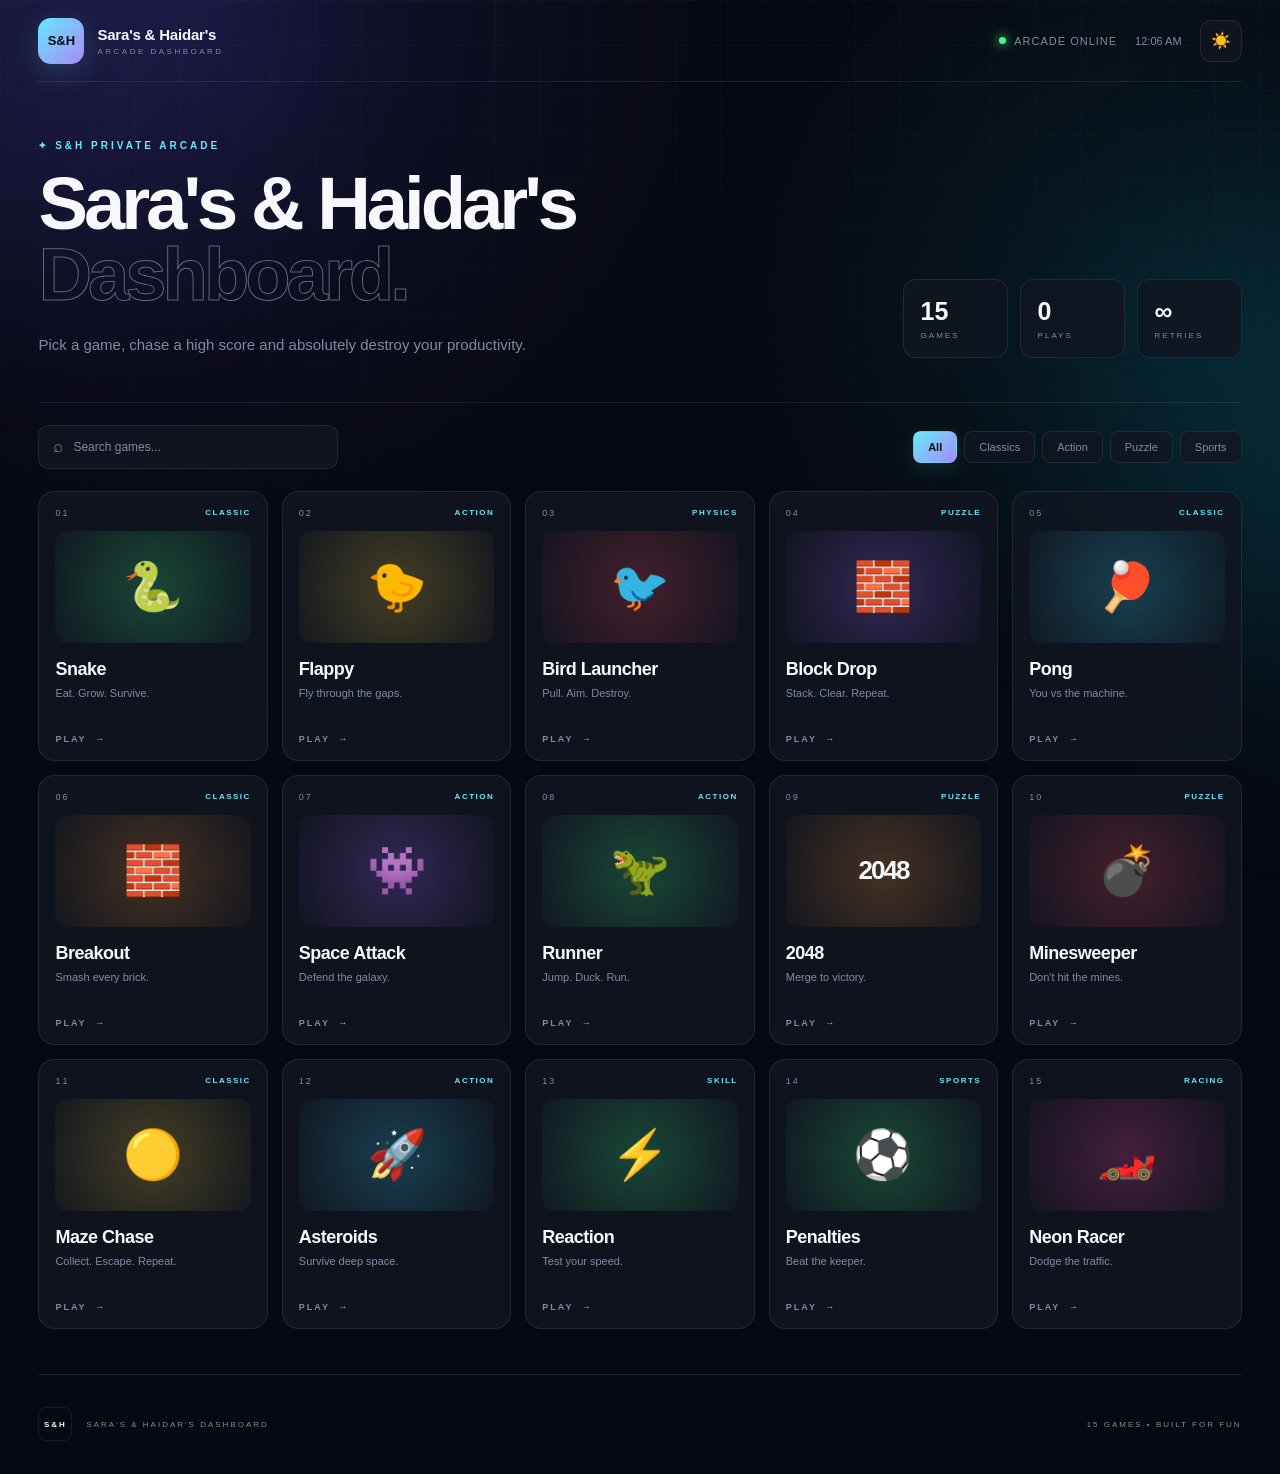
<file: index.html>
<!DOCTYPE html>
<html lang="en" data-theme="dark">

<head>
    <meta charset="UTF-8">
    <meta name="viewport" content="width=device-width, initial-scale=1.0">

    <title>Sara's & Haidar's Dashboard</title>

    <link rel="stylesheet" href="./css/main.css">
</head>

<body>

<div class="background-grid"></div>
<div class="glow glow-one"></div>
<div class="glow glow-two"></div>

<div class="page">

    <!-- NAVIGATION -->

    <nav class="navbar">

        <a href="./index.html" class="logo">

            <div class="logo-icon">
                S&H
            </div>

            <div>
                <strong>Sara's & Haidar's</strong>
                <span>ARCADE DASHBOARD</span>
            </div>

        </a>


        <div class="nav-actions">

            <div class="online">
                <i></i>
                ARCADE ONLINE
            </div>

            <div id="clock">
                00:00
            </div>

            <button
                id="themeToggle"
                class="theme-toggle"
                aria-label="Toggle theme"
            >
                <span id="themeIcon">☀️</span>
            </button>

        </div>

    </nav>


    <!-- HERO -->

    <header class="hero">

        <div class="hero-copy">

            <div class="eyebrow">
                ✦ S&H PRIVATE ARCADE
            </div>

            <h1>
                Sara's & Haidar's
                <span>Dashboard.</span>
            </h1>

            <p>
                Pick a game, chase a high score and absolutely
                destroy your productivity.
            </p>

        </div>


        <div class="hero-stats">

            <div class="stat">
                <strong>15</strong>
                <span>GAMES</span>
            </div>

            <div class="stat">
                <strong id="playedCount">0</strong>
                <span>PLAYS</span>
            </div>

            <div class="stat">
                <strong>∞</strong>
                <span>RETRIES</span>
            </div>

        </div>

    </header>


    <!-- TOOLBAR -->

    <section class="toolbar">

        <div class="search">

            <span>⌕</span>

            <input
                id="gameSearch"
                type="text"
                placeholder="Search games..."
                autocomplete="off"
            >

        </div>


        <div class="filters">

            <button
                class="filter active"
                data-filter="all"
            >
                All
            </button>

            <button
                class="filter"
                data-filter="classic"
            >
                Classics
            </button>

            <button
                class="filter"
                data-filter="action"
            >
                Action
            </button>

            <button
                class="filter"
                data-filter="puzzle"
            >
                Puzzle
            </button>

            <button
                class="filter"
                data-filter="sports"
            >
                Sports
            </button>

        </div>

    </section>


    <!-- GAME GRID -->

    <main class="game-grid">


        <a
            class="game-card"
            href="./games/snake.html"
            data-name="snake"
            data-category="classic"
        >

            <div class="game-top">
                <span class="number">01</span>
                <span class="tag">CLASSIC</span>
            </div>

            <div class="game-icon green">
                🐍
            </div>

            <div class="game-info">
                <h2>Snake</h2>
                <p>Eat. Grow. Survive.</p>
            </div>

            <div class="play">
                PLAY <span>→</span>
            </div>

        </a>


        <a
            class="game-card"
            href="./games/flappy.html"
            data-name="flappy bird"
            data-category="action"
        >

            <div class="game-top">
                <span class="number">02</span>
                <span class="tag">ACTION</span>
            </div>

            <div class="game-icon yellow">
                🐤
            </div>

            <div class="game-info">
                <h2>Flappy</h2>
                <p>Fly through the gaps.</p>
            </div>

            <div class="play">
                PLAY <span>→</span>
            </div>

        </a>


        <a
            class="game-card"
            href="./games/launcher.html"
            data-name="bird launcher"
            data-category="action"
        >

            <div class="game-top">
                <span class="number">03</span>
                <span class="tag">PHYSICS</span>
            </div>

            <div class="game-icon red">
                🐦
            </div>

            <div class="game-info">
                <h2>Bird Launcher</h2>
                <p>Pull. Aim. Destroy.</p>
            </div>

            <div class="play">
                PLAY <span>→</span>
            </div>

        </a>


        <a
            class="game-card"
            href="./games/tetris.html"
            data-name="block drop tetris"
            data-category="puzzle"
        >

            <div class="game-top">
                <span class="number">04</span>
                <span class="tag">PUZZLE</span>
            </div>

            <div class="game-icon purple">
                🧱
            </div>

            <div class="game-info">
                <h2>Block Drop</h2>
                <p>Stack. Clear. Repeat.</p>
            </div>

            <div class="play">
                PLAY <span>→</span>
            </div>

        </a>


        <a
            class="game-card"
            href="./games/pong.html"
            data-name="pong"
            data-category="classic"
        >

            <div class="game-top">
                <span class="number">05</span>
                <span class="tag">CLASSIC</span>
            </div>

            <div class="game-icon cyan">
                🏓
            </div>

            <div class="game-info">
                <h2>Pong</h2>
                <p>You vs the machine.</p>
            </div>

            <div class="play">
                PLAY <span>→</span>
            </div>

        </a>


        <a
            class="game-card"
            href="./games/breakout.html"
            data-name="breakout"
            data-category="classic"
        >

            <div class="game-top">
                <span class="number">06</span>
                <span class="tag">CLASSIC</span>
            </div>

            <div class="game-icon orange">
                🧱
            </div>

            <div class="game-info">
                <h2>Breakout</h2>
                <p>Smash every brick.</p>
            </div>

            <div class="play">
                PLAY <span>→</span>
            </div>

        </a>


        <a
            class="game-card"
            href="./games/invaders.html"
            data-name="space attack invaders"
            data-category="action"
        >

            <div class="game-top">
                <span class="number">07</span>
                <span class="tag">ACTION</span>
            </div>

            <div class="game-icon purple">
                👾
            </div>

            <div class="game-info">
                <h2>Space Attack</h2>
                <p>Defend the galaxy.</p>
            </div>

            <div class="play">
                PLAY <span>→</span>
            </div>

        </a>


        <a
            class="game-card"
            href="./games/runner.html"
            data-name="dino runner"
            data-category="action"
        >

            <div class="game-top">
                <span class="number">08</span>
                <span class="tag">ACTION</span>
            </div>

            <div class="game-icon green">
                🦖
            </div>

            <div class="game-info">
                <h2>Runner</h2>
                <p>Jump. Duck. Run.</p>
            </div>

            <div class="play">
                PLAY <span>→</span>
            </div>

        </a>


        <a
            class="game-card"
            href="./games/game2048.html"
            data-name="2048"
            data-category="puzzle"
        >

            <div class="game-top">
                <span class="number">09</span>
                <span class="tag">PUZZLE</span>
            </div>

            <div class="game-icon amber text-icon">
                2048
            </div>

            <div class="game-info">
                <h2>2048</h2>
                <p>Merge to victory.</p>
            </div>

            <div class="play">
                PLAY <span>→</span>
            </div>

        </a>


        <a
            class="game-card"
            href="./games/minesweeper.html"
            data-name="minesweeper"
            data-category="puzzle"
        >

            <div class="game-top">
                <span class="number">10</span>
                <span class="tag">PUZZLE</span>
            </div>

            <div class="game-icon red">
                💣
            </div>

            <div class="game-info">
                <h2>Minesweeper</h2>
                <p>Don't hit the mines.</p>
            </div>

            <div class="play">
                PLAY <span>→</span>
            </div>

        </a>


        <a
            class="game-card"
            href="./games/maze.html"
            data-name="maze chase"
            data-category="classic"
        >

            <div class="game-top">
                <span class="number">11</span>
                <span class="tag">CLASSIC</span>
            </div>

            <div class="game-icon yellow">
                🟡
            </div>

            <div class="game-info">
                <h2>Maze Chase</h2>
                <p>Collect. Escape. Repeat.</p>
            </div>

            <div class="play">
                PLAY <span>→</span>
            </div>

        </a>


        <a
            class="game-card"
            href="./games/asteroids.html"
            data-name="asteroids space"
            data-category="action"
        >

            <div class="game-top">
                <span class="number">12</span>
                <span class="tag">ACTION</span>
            </div>

            <div class="game-icon cyan">
                🚀
            </div>

            <div class="game-info">
                <h2>Asteroids</h2>
                <p>Survive deep space.</p>
            </div>

            <div class="play">
                PLAY <span>→</span>
            </div>

        </a>


        <a
            class="game-card"
            href="./games/reaction.html"
            data-name="reaction time"
            data-category="puzzle"
        >

            <div class="game-top">
                <span class="number">13</span>
                <span class="tag">SKILL</span>
            </div>

            <div class="game-icon green">
                ⚡
            </div>

            <div class="game-info">
                <h2>Reaction</h2>
                <p>Test your speed.</p>
            </div>

            <div class="play">
                PLAY <span>→</span>
            </div>

        </a>


        <a
            class="game-card"
            href="./games/penalties.html"
            data-name="penalty football"
            data-category="sports"
        >

            <div class="game-top">
                <span class="number">14</span>
                <span class="tag">SPORTS</span>
            </div>

            <div class="game-icon green">
                ⚽
            </div>

            <div class="game-info">
                <h2>Penalties</h2>
                <p>Beat the keeper.</p>
            </div>

            <div class="play">
                PLAY <span>→</span>
            </div>

        </a>


        <a
            class="game-card"
            href="./games/racing.html"
            data-name="neon racer racing"
            data-category="sports"
        >

            <div class="game-top">
                <span class="number">15</span>
                <span class="tag">RACING</span>
            </div>

            <div class="game-icon pink">
                🏎️
            </div>

            <div class="game-info">
                <h2>Neon Racer</h2>
                <p>Dodge the traffic.</p>
            </div>

            <div class="play">
                PLAY <span>→</span>
            </div>

        </a>

    </main>


    <footer>

        <div class="footer-logo">
            S&H
        </div>

        <p>
            SARA'S & HAIDAR'S DASHBOARD
        </p>

        <span>
            15 GAMES • BUILT FOR FUN
        </span>

    </footer>

</div>

<script src="./js/dashboard.js"></script>

</body>
</html>
</file>
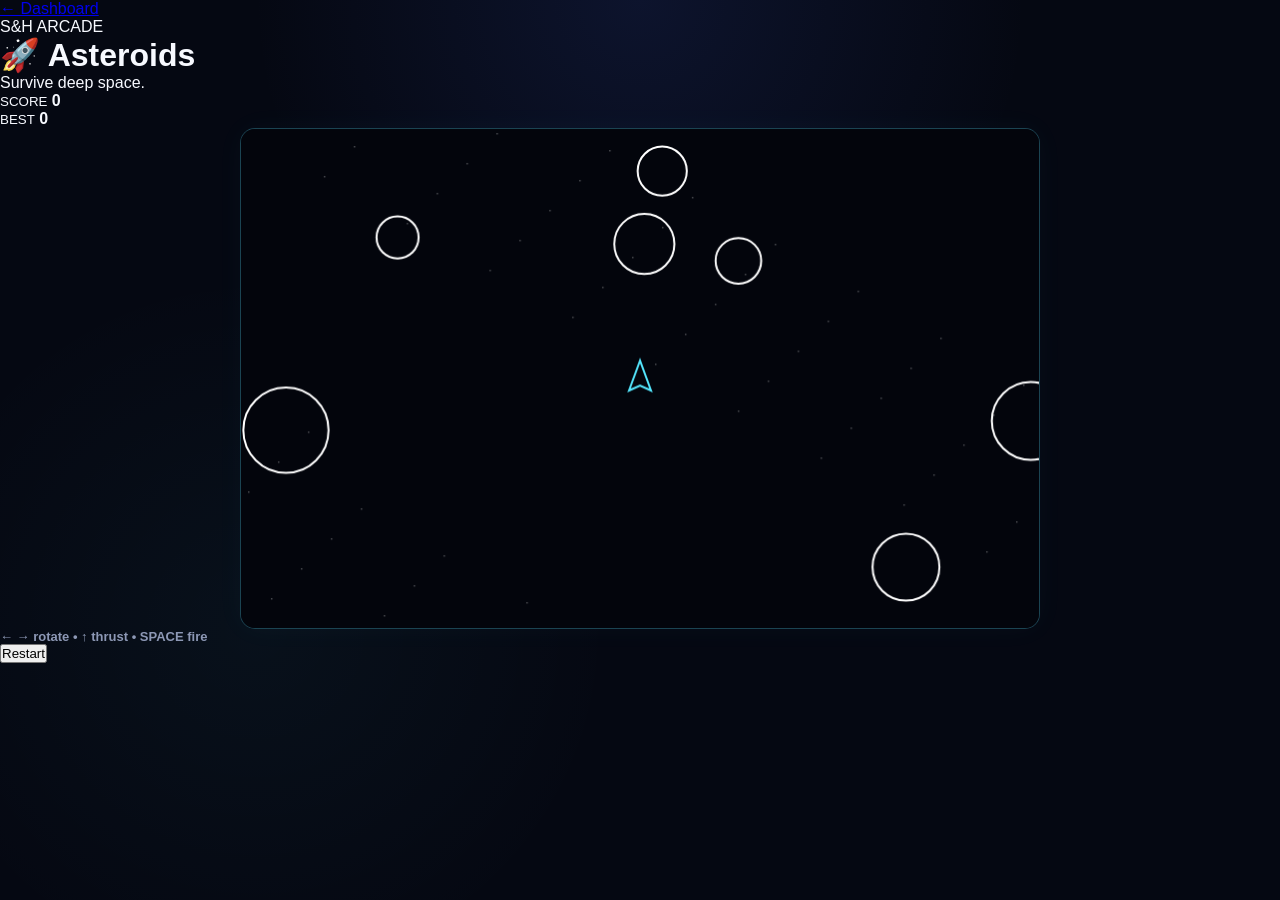
<file: games/asteroids.html>
<!doctype html>
<html lang="en">

<head>

    <meta charset="UTF-8">

    <meta
        name="viewport"
        content="width=device-width, initial-scale=1.0"
    >

    <title>
        Asteroids · S&H
    </title>

    <link
        rel="stylesheet"
        href="../css/game.css"
    >

</head>

<body>

<nav class="nav">

    <a href="../index.html">
        ← Dashboard
    </a>

    <div class="logo">
        S&H ARCADE
    </div>

</nav>

<main class="shell">

    <h1>🚀 Asteroids</h1>

    <p class="sub">
        Survive deep space.
    </p>

    <div class="bar">

        <div class="pill">
            <small>SCORE</small>
            <b id="score">0</b>
        </div>

        <div class="pill">
            <small>BEST</small>
            <b id="best">0</b>
        </div>

    </div>

    <canvas
        id="game"
        width="800"
        height="500">
    </canvas>

    <div
        id="help"
        class="help">
    </div>

    <button onclick="location.reload()">
        Restart
    </button>

</main>

<script>
    window.GAME = "asteroids";
</script>

<script src="../js/arcade.js"></script>

</body>
</html>
</file>
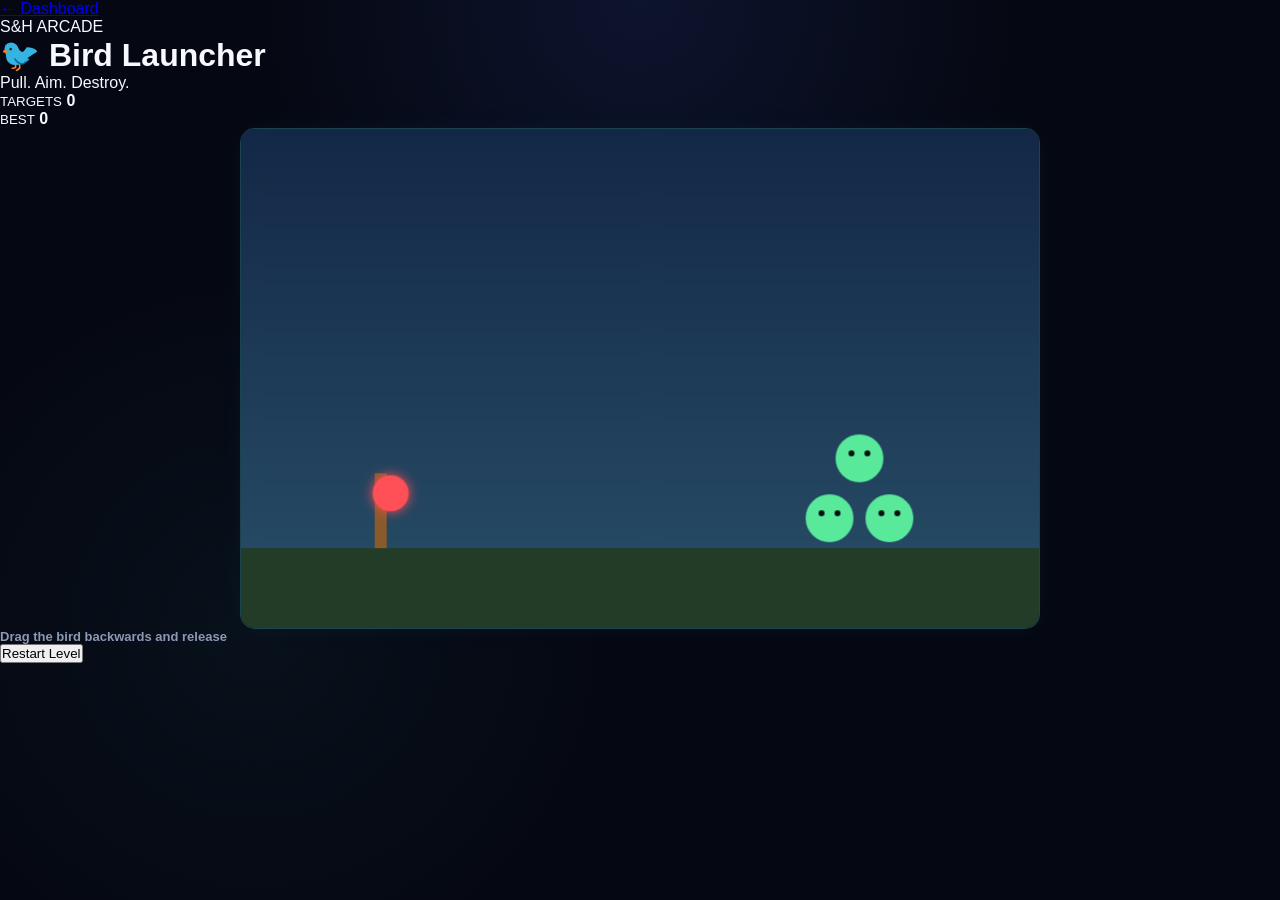
<file: games/bird-launcher.html>
<!doctype html>
<html lang="en">

<head>

    <meta charset="UTF-8">

    <meta
        name="viewport"
        content="width=device-width, initial-scale=1.0"
    >

    <title>
        Bird Launcher · S&H
    </title>

    <link
        rel="stylesheet"
        href="../css/game.css"
    >

</head>

<body>

<nav class="nav">

    <a href="../index.html">
        ← Dashboard
    </a>

    <div class="logo">
        S&H ARCADE
    </div>

</nav>

<main class="shell">

    <h1>
        🐦 Bird Launcher
    </h1>

    <p class="sub">
        Pull. Aim. Destroy.
    </p>

    <div class="bar">

        <div class="pill">
            <small>TARGETS</small>
            <b id="score">0</b>
        </div>

        <div class="pill">
            <small>BEST</small>
            <b id="best">0</b>
        </div>

    </div>

    <canvas
        id="game"
        width="800"
        height="500">
    </canvas>

    <div
        class="help"
        id="help">
    </div>

    <button onclick="location.reload()">
        Restart Level
    </button>

</main>

<script>
    window.GAME = "launcher";
</script>

<script src="../js/arcade.js"></script>

</body>
</html>
</file>
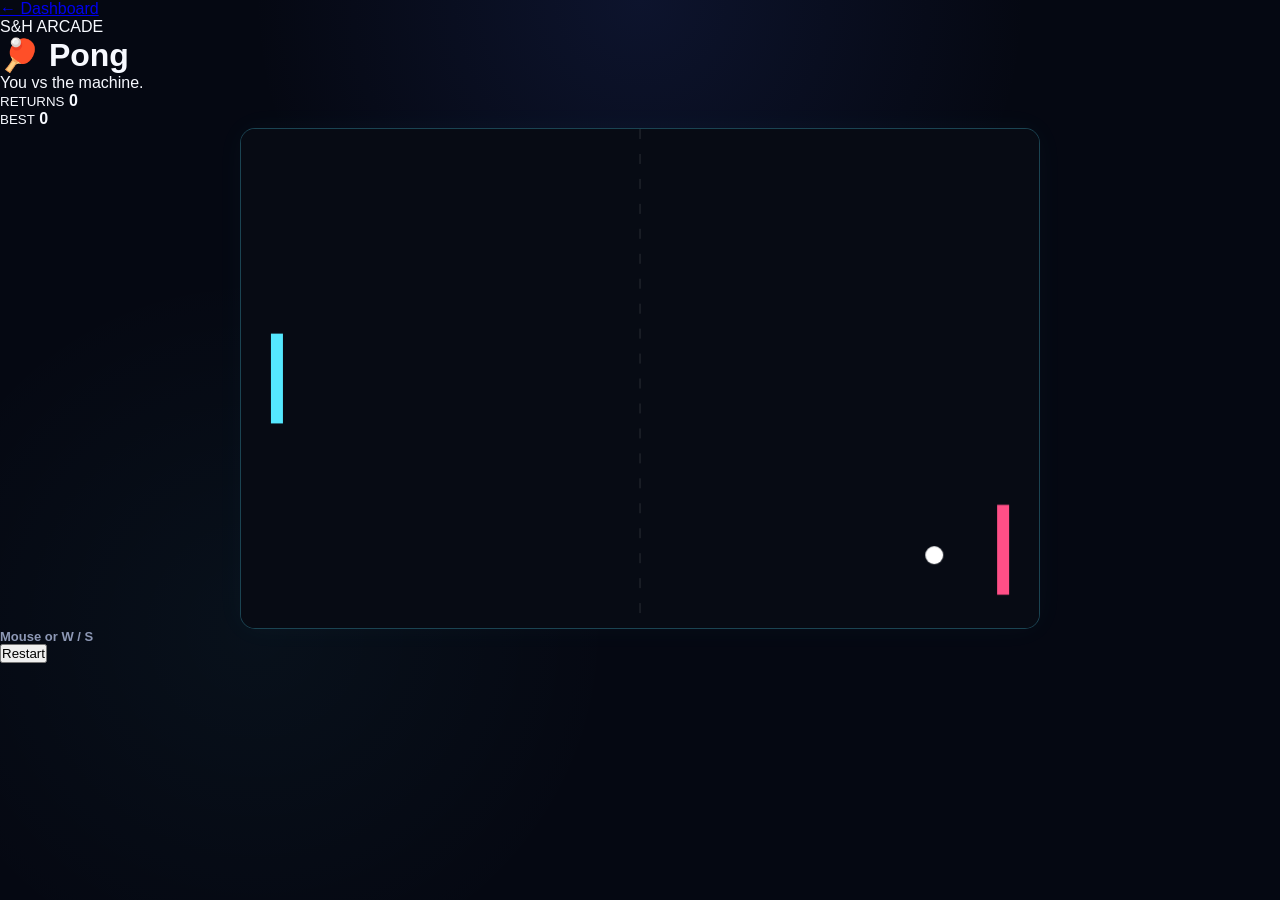
<file: games/breakout.html>
<!doctype html>
<html lang="en">

<head>

    <meta charset="UTF-8">

    <meta
        name="viewport"
        content="width=device-width, initial-scale=1.0"
    >

    <title>
        Pong · S&H
    </title>

    <link
        rel="stylesheet"
        href="../css/game.css"
    >

</head>

<body>

<nav class="nav">

    <a href="../index.html">
        ← Dashboard
    </a>

    <div class="logo">
        S&H ARCADE
    </div>

</nav>

<main class="shell">

    <h1>🏓 Pong</h1>

    <p class="sub">
        You vs the machine.
    </p>

    <div class="bar">

        <div class="pill">
            <small>RETURNS</small>
            <b id="score">0</b>
        </div>

        <div class="pill">
            <small>BEST</small>
            <b id="best">0</b>
        </div>

    </div>

    <canvas
        id="game"
        width="800"
        height="500">
    </canvas>

    <div
        id="help"
        class="help">
    </div>

    <button onclick="location.reload()">
        Restart
    </button>

</main>

<script>
    window.GAME = "pong";
</script>

<script src="../js/arcade.js"></script>

</body>
</html>
</file>
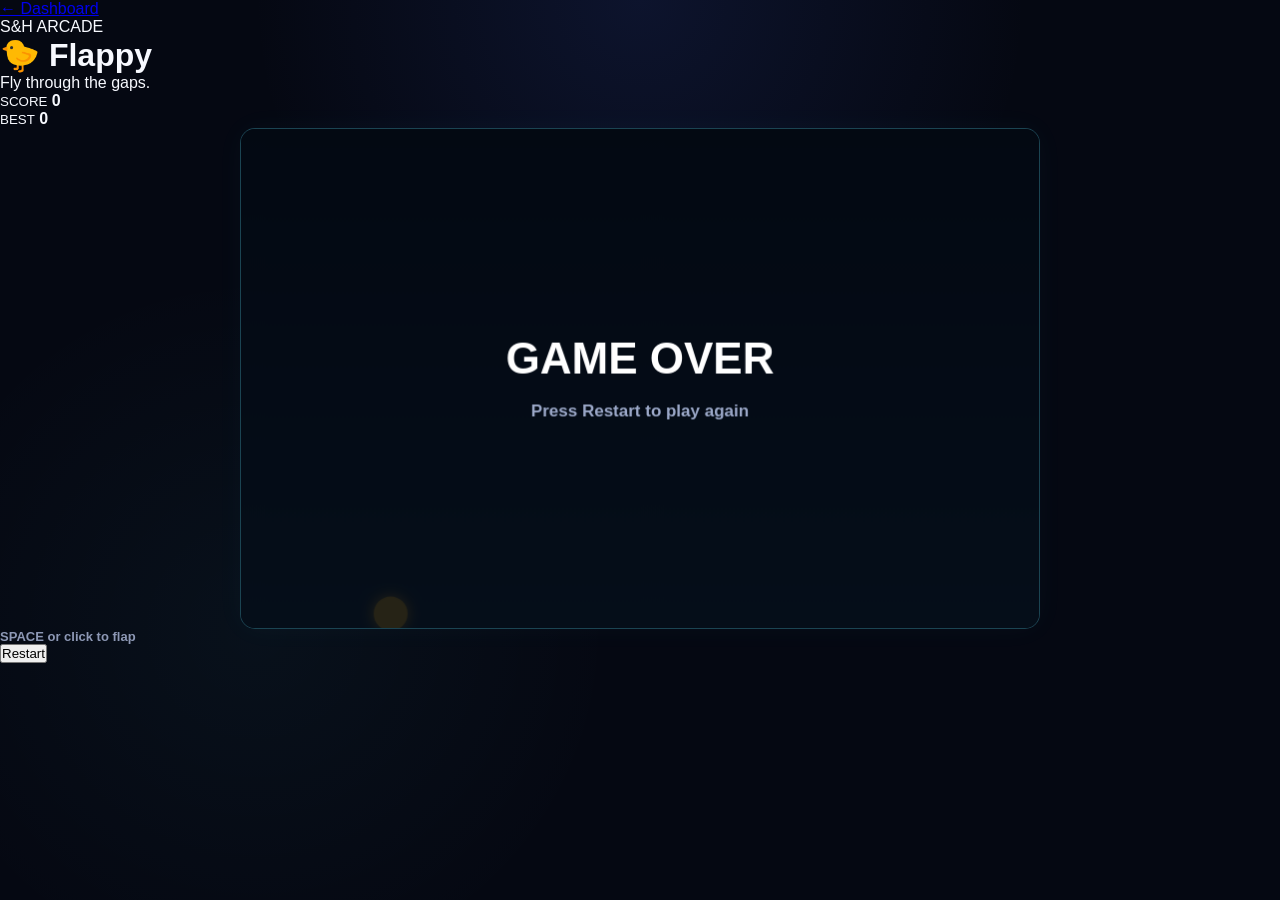
<file: games/flappy.html>
<!doctype html>
<html lang="en">

<head>

    <meta charset="UTF-8">

    <meta
        name="viewport"
        content="width=device-width, initial-scale=1.0"
    >

    <title>
        Flappy · S&H
    </title>

    <link
        rel="stylesheet"
        href="../css/game.css"
    >

</head>

<body>

<nav class="nav">

    <a href="../index.html">
        ← Dashboard
    </a>

    <div class="logo">
        S&H ARCADE
    </div>

</nav>

<main class="shell">

    <h1>
        🐤 Flappy
    </h1>

    <p class="sub">
        Fly through the gaps.
    </p>

    <div class="bar">

        <div class="pill">
            <small>SCORE</small>
            <b id="score">0</b>
        </div>

        <div class="pill">
            <small>BEST</small>
            <b id="best">0</b>
        </div>

    </div>

    <canvas
        id="game"
        width="800"
        height="500">
    </canvas>

    <div
        class="help"
        id="help">
    </div>

    <button onclick="location.reload()">
        Restart
    </button>

</main>

<script>
    window.GAME = "flappy";
</script>

<script src="../js/arcade.js"></script>

</body>
</html>
</file>
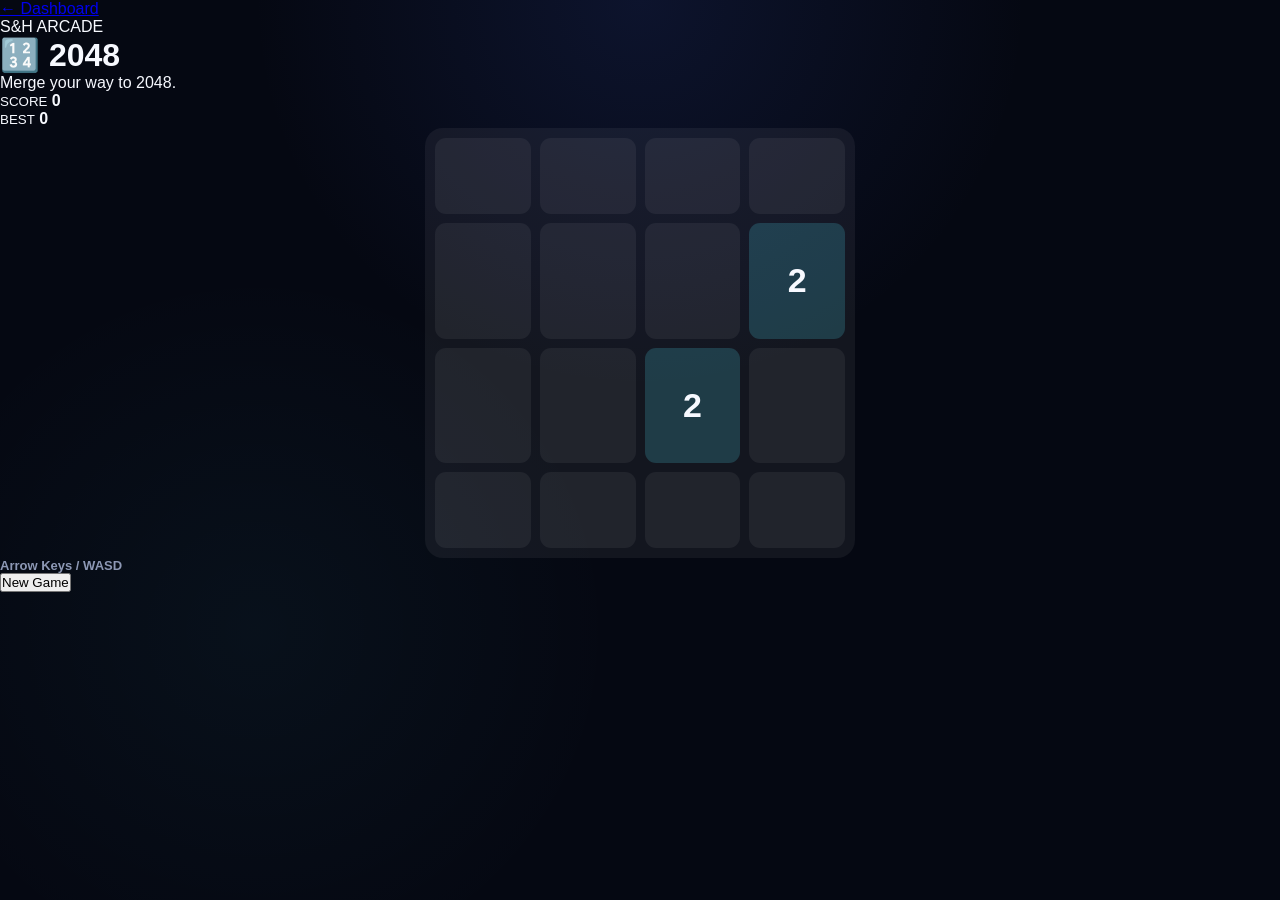
<file: games/game2048.html>
<!doctype html>
<html lang="en">

<head>

    <meta charset="UTF-8">

    <meta
        name="viewport"
        content="width=device-width, initial-scale=1.0"
    >

    <title>
        2048 · S&H
    </title>

    <link
        rel="stylesheet"
        href="../css/game.css"
    >

</head>

<body>

<nav class="nav">

    <a href="../index.html">
        ← Dashboard
    </a>

    <div class="logo">
        S&H ARCADE
    </div>

</nav>

<main class="shell">

    <h1>🔢 2048</h1>

    <p class="sub">
        Merge your way to 2048.
    </p>

    <div class="bar">

        <div class="pill">
            <small>SCORE</small>
            <b id="score">0</b>
        </div>

        <div class="pill">
            <small>BEST</small>
            <b id="best">0</b>
        </div>

    </div>

    <div id="domgame"></div>

    <div
        id="help"
        class="help">
    </div>

    <button onclick="location.reload()">
        New Game
    </button>

</main>

<script>
    window.GAME = "game2048";
</script>

<script src="../js/arcade.js"></script>

</body>
</html>
</file>
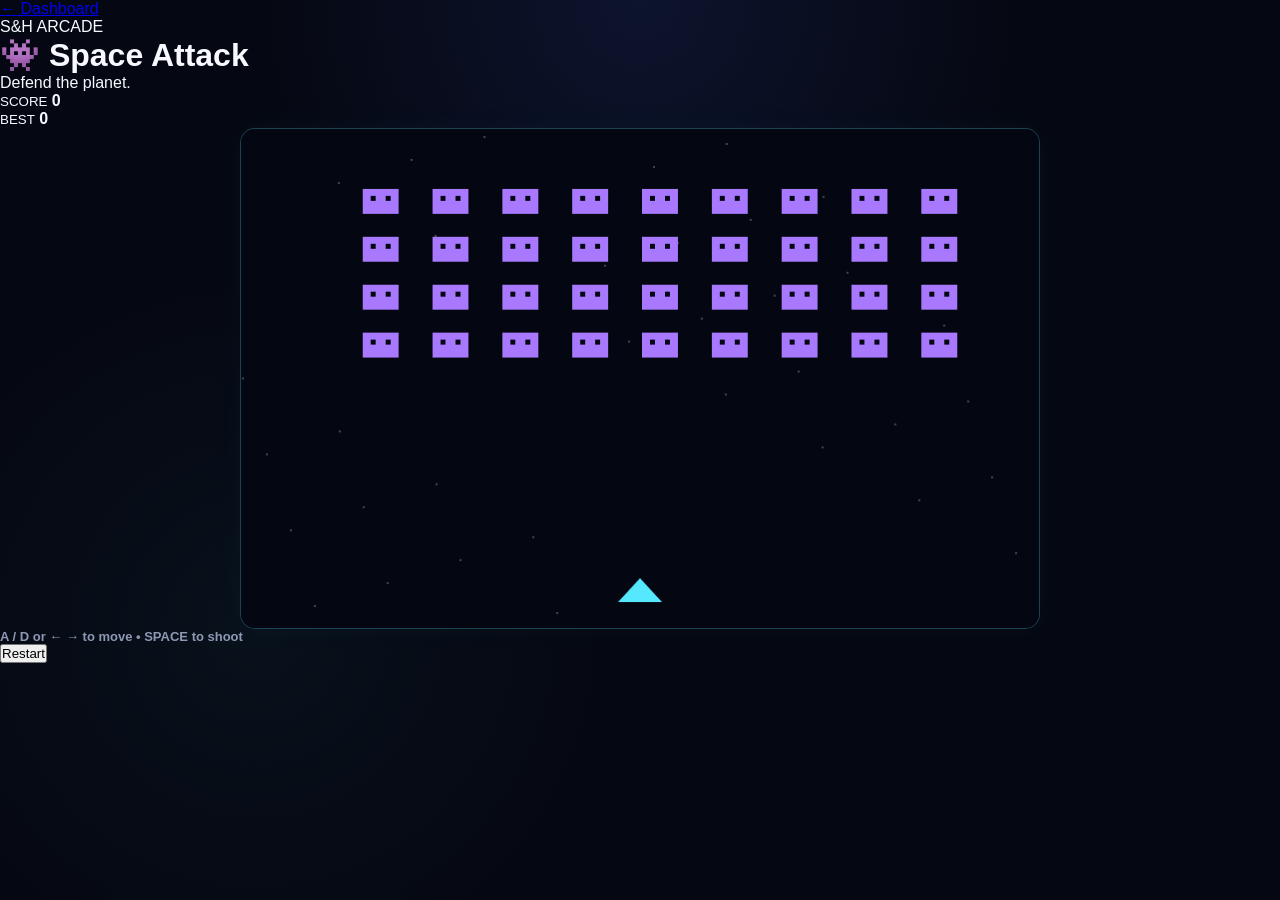
<file: games/invaders.html>
<!doctype html>
<html lang="en">

<head>

    <meta charset="UTF-8">

    <meta
        name="viewport"
        content="width=device-width, initial-scale=1.0"
    >

    <title>
        Space Attack · S&H
    </title>

    <link
        rel="stylesheet"
        href="../css/game.css"
    >

</head>

<body>

<nav class="nav">

    <a href="../index.html">
        ← Dashboard
    </a>

    <div class="logo">
        S&H ARCADE
    </div>

</nav>

<main class="shell">

    <h1>👾 Space Attack</h1>

    <p class="sub">
        Defend the planet.
    </p>

    <div class="bar">

        <div class="pill">
            <small>SCORE</small>
            <b id="score">0</b>
        </div>

        <div class="pill">
            <small>BEST</small>
            <b id="best">0</b>
        </div>

    </div>

    <canvas
        id="game"
        width="800"
        height="500">
    </canvas>

    <div
        id="help"
        class="help">
    </div>

    <button onclick="location.reload()">
        Restart
    </button>

</main>

<script>
    window.GAME = "invaders";
</script>

<script src="../js/arcade.js"></script>

</body>
</html>
</file>
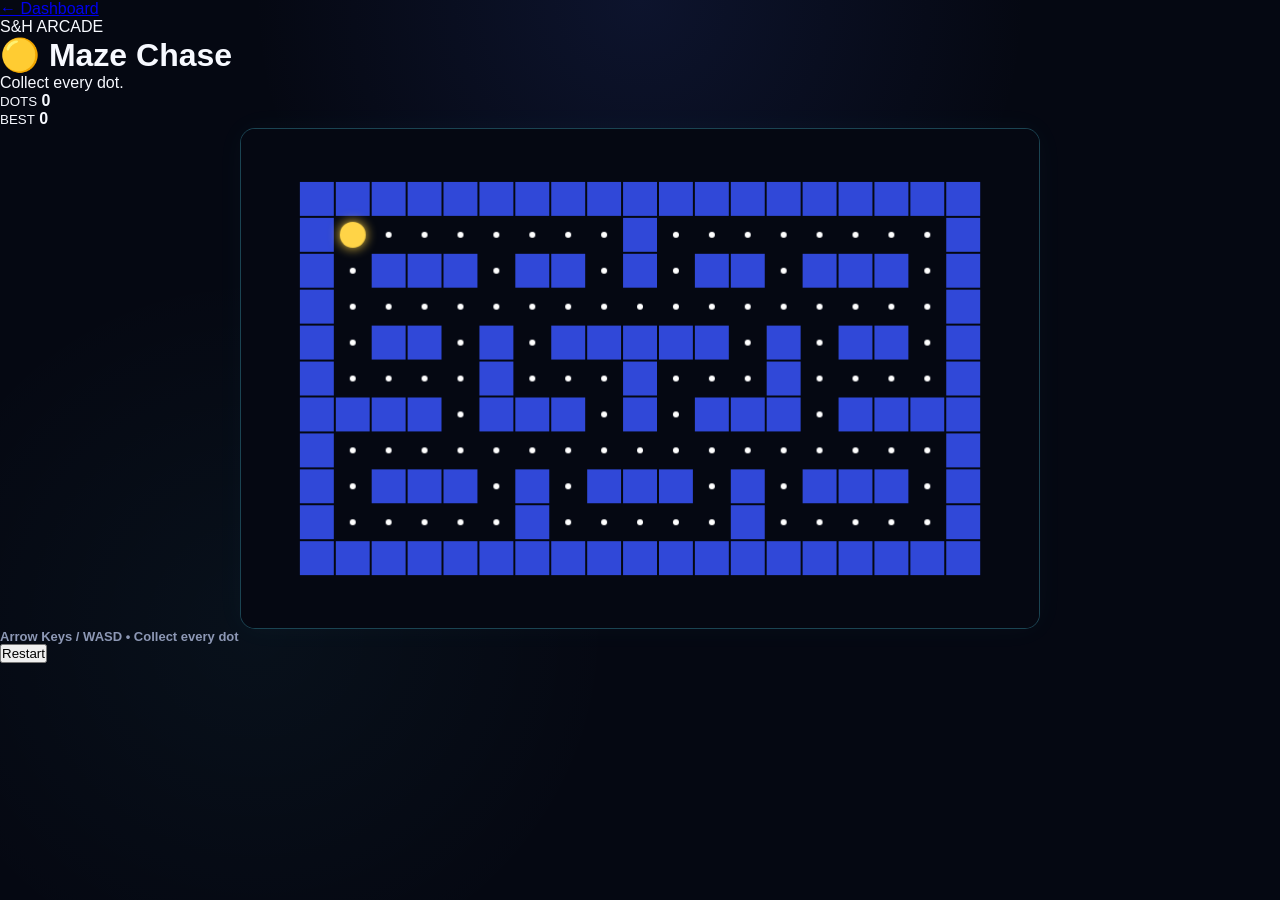
<file: games/maze.html>
<!doctype html>
<html lang="en">

<head>

    <meta charset="UTF-8">

    <meta
        name="viewport"
        content="width=device-width, initial-scale=1.0"
    >

    <title>
        Maze Chase · S&H
    </title>

    <link
        rel="stylesheet"
        href="../css/game.css"
    >

</head>

<body>

<nav class="nav">

    <a href="../index.html">
        ← Dashboard
    </a>

    <div class="logo">
        S&H ARCADE
    </div>

</nav>

<main class="shell">

    <h1>🟡 Maze Chase</h1>

    <p class="sub">
        Collect every dot.
    </p>

    <div class="bar">

        <div class="pill">
            <small>DOTS</small>
            <b id="score">0</b>
        </div>

        <div class="pill">
            <small>BEST</small>
            <b id="best">0</b>
        </div>

    </div>

    <canvas
        id="game"
        width="800"
        height="500">
    </canvas>

    <div
        id="help"
        class="help">
    </div>

    <button onclick="location.reload()">
        Restart
    </button>

</main>

<script>
    window.GAME = "maze";
</script>

<script src="../js/arcade.js"></script>

</body>
</html>
</file>
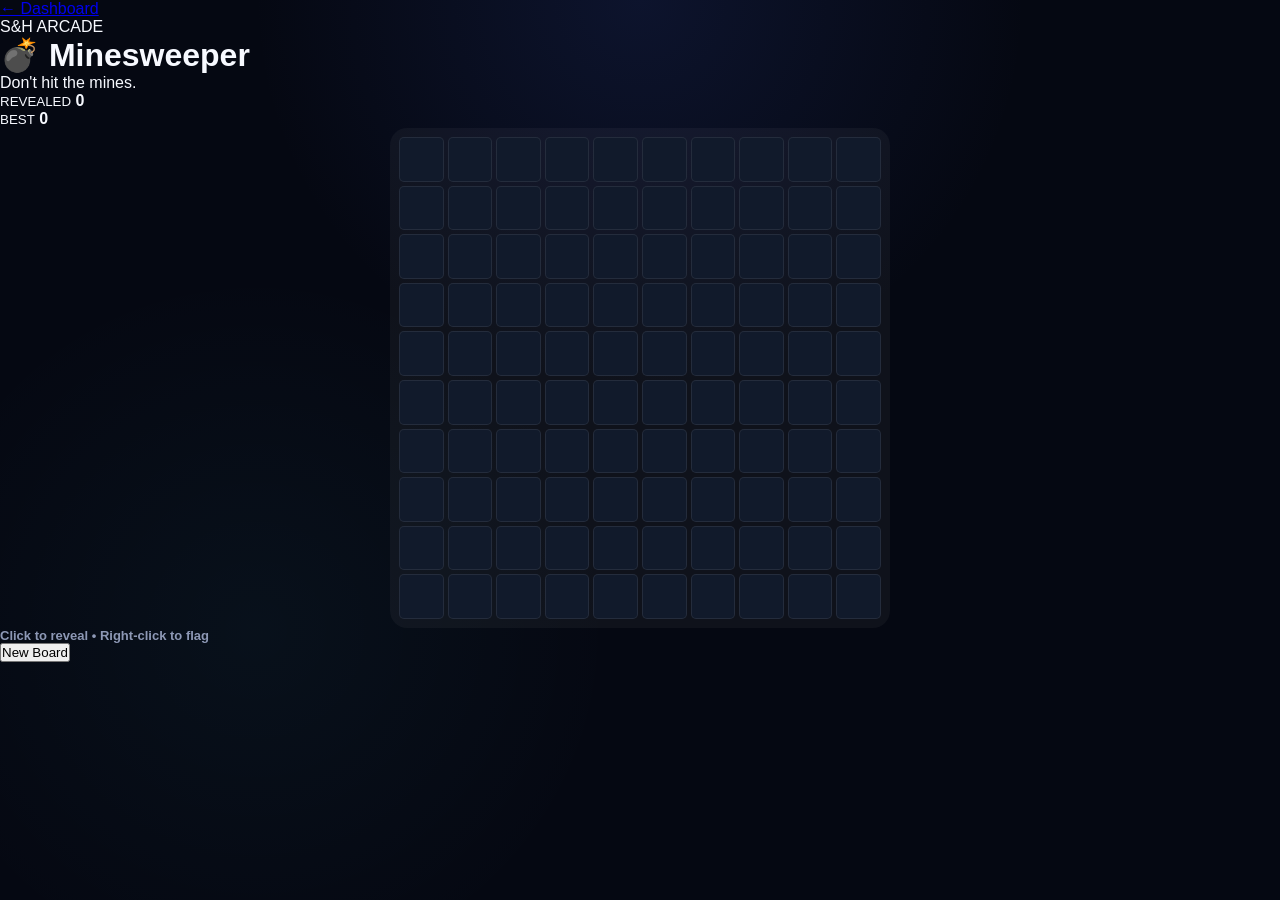
<file: games/minesweeper.html>
<!doctype html>
<html lang="en">

<head>

    <meta charset="UTF-8">

    <meta
        name="viewport"
        content="width=device-width, initial-scale=1.0"
    >

    <title>
        Minesweeper · S&H
    </title>

    <link
        rel="stylesheet"
        href="../css/game.css"
    >

</head>

<body>

<nav class="nav">

    <a href="../index.html">
        ← Dashboard
    </a>

    <div class="logo">
        S&H ARCADE
    </div>

</nav>

<main class="shell">

    <h1>💣 Minesweeper</h1>

    <p class="sub">
        Don't hit the mines.
    </p>

    <div class="bar">

        <div class="pill">
            <small>REVEALED</small>
            <b id="score">0</b>
        </div>

        <div class="pill">
            <small>BEST</small>
            <b id="best">0</b>
        </div>

    </div>

    <div id="domgame"></div>

    <div
        id="help"
        class="help">
    </div>

    <button onclick="location.reload()">
        New Board
    </button>

</main>

<script>
    window.GAME = "minesweeper";
</script>

<script src="../js/arcade.js"></script>

</body>
</html>
</file>
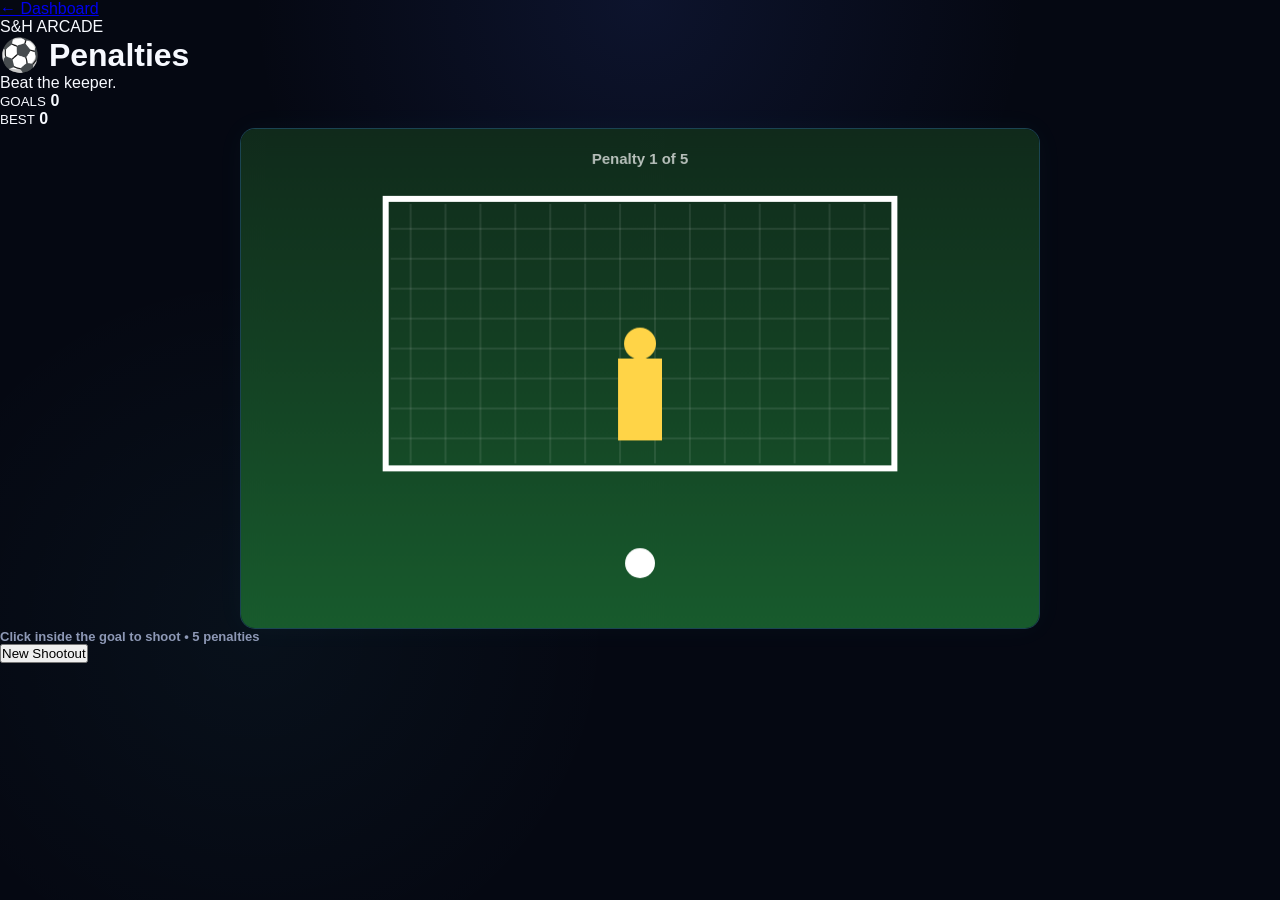
<file: games/penalties.html>
<!doctype html>
<html lang="en">

<head>

    <meta charset="UTF-8">

    <meta
        name="viewport"
        content="width=device-width, initial-scale=1.0"
    >

    <title>
        Penalties · S&H
    </title>

    <link
        rel="stylesheet"
        href="../css/game.css"
    >

</head>

<body>

<nav class="nav">

    <a href="../index.html">
        ← Dashboard
    </a>

    <div class="logo">
        S&H ARCADE
    </div>

</nav>

<main class="shell">

    <h1>⚽ Penalties</h1>

    <p class="sub">
        Beat the keeper.
    </p>

    <div class="bar">

        <div class="pill">
            <small>GOALS</small>
            <b id="score">0</b>
        </div>

        <div class="pill">
            <small>BEST</small>
            <b id="best">0</b>
        </div>

    </div>

    <canvas
        id="game"
        width="800"
        height="500">
    </canvas>

    <div
        id="help"
        class="help">
    </div>

    <button onclick="location.reload()">
        New Shootout
    </button>

</main>

<script>
    window.GAME = "penalties";
</script>

<script src="../js/arcade.js"></script>

</body>
</html>
</file>
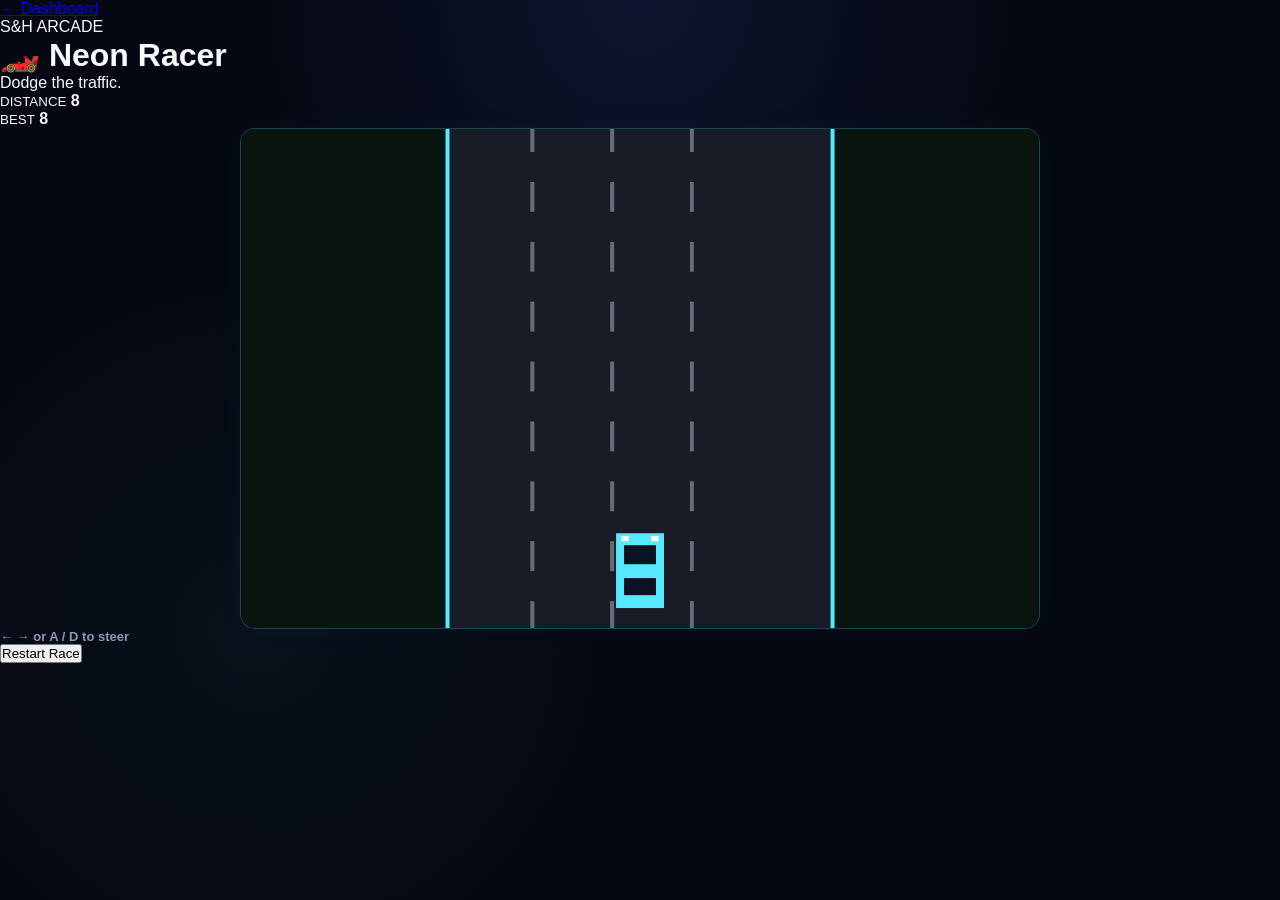
<file: games/racing.html>
<!doctype html>
<html lang="en">

<head>

    <meta charset="UTF-8">

    <meta
        name="viewport"
        content="width=device-width, initial-scale=1.0"
    >

    <title>
        Neon Racer · S&H
    </title>

    <link
        rel="stylesheet"
        href="../css/game.css"
    >

</head>

<body>

<nav class="nav">

    <a href="../index.html">
        ← Dashboard
    </a>

    <div class="logo">
        S&H ARCADE
    </div>

</nav>

<main class="shell">

    <h1>🏎️ Neon Racer</h1>

    <p class="sub">
        Dodge the traffic.
    </p>

    <div class="bar">

        <div class="pill">
            <small>DISTANCE</small>
            <b id="score">0</b>
        </div>

        <div class="pill">
            <small>BEST</small>
            <b id="best">0</b>
        </div>

    </div>

    <canvas
        id="game"
        width="800"
        height="500">
    </canvas>

    <div
        id="help"
        class="help">
    </div>

    <button onclick="location.reload()">
        Restart Race
    </button>

</main>

<script>
    window.GAME = "racing";
</script>

<script src="../js/arcade.js"></script>

</body>
</html>
</file>
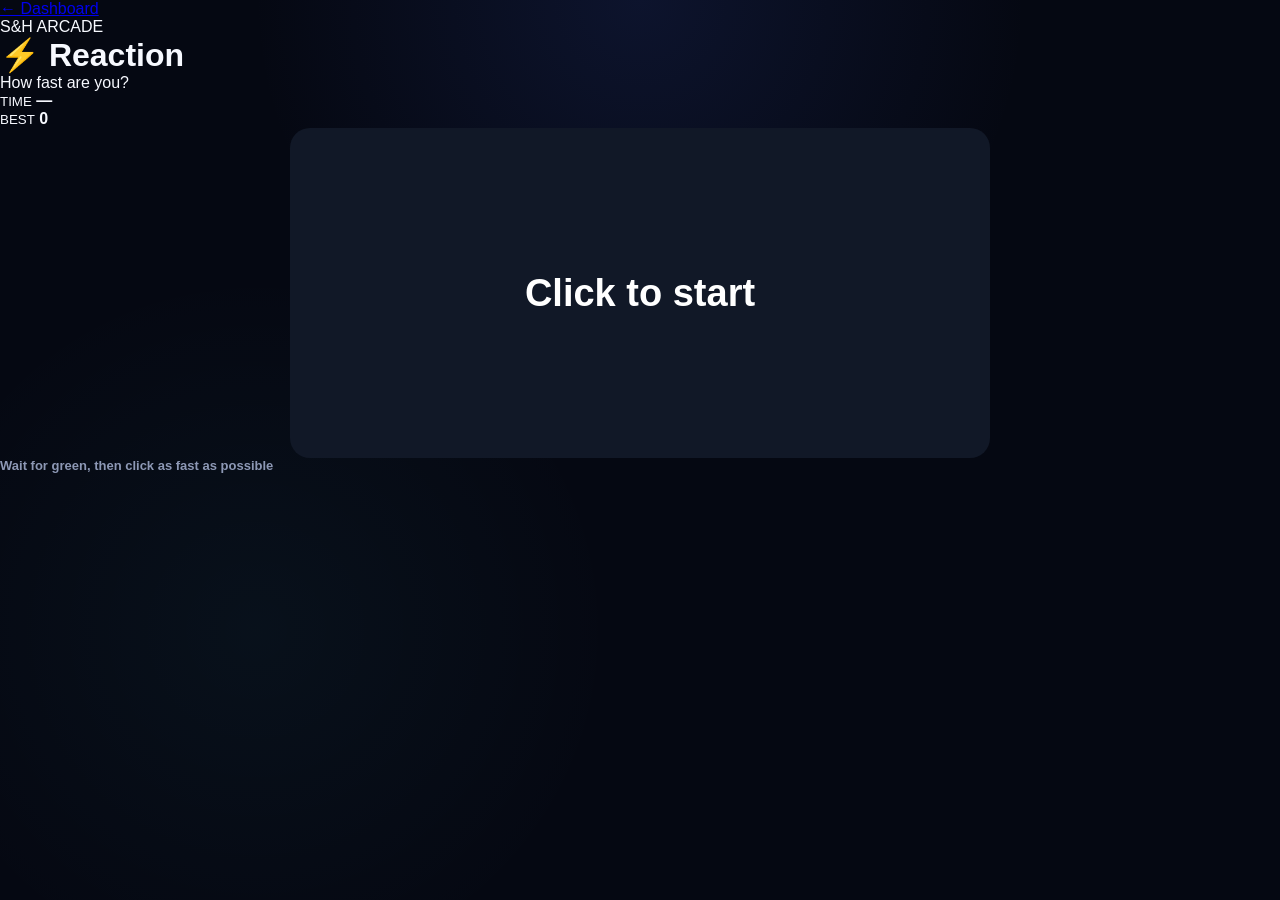
<file: games/reaction.html>
<!doctype html>
<html lang="en">

<head>

    <meta charset="UTF-8">

    <meta
        name="viewport"
        content="width=device-width, initial-scale=1.0"
    >

    <title>
        Reaction · S&H
    </title>

    <link
        rel="stylesheet"
        href="../css/game.css"
    >

</head>

<body>

<nav class="nav">

    <a href="../index.html">
        ← Dashboard
    </a>

    <div class="logo">
        S&H ARCADE
    </div>

</nav>

<main class="shell">

    <h1>⚡ Reaction</h1>

    <p class="sub">
        How fast are you?
    </p>

    <div class="bar">

        <div class="pill">
            <small>TIME</small>
            <b id="score">—</b>
        </div>

        <div class="pill">
            <small>BEST</small>
            <b id="best">—</b>
        </div>

    </div>

    <div id="domgame"></div>

    <div
        id="help"
        class="help">
    </div>

</main>

<script>
    window.GAME = "reaction";
</script>

<script src="../js/arcade.js"></script>

</body>
</html>
</file>
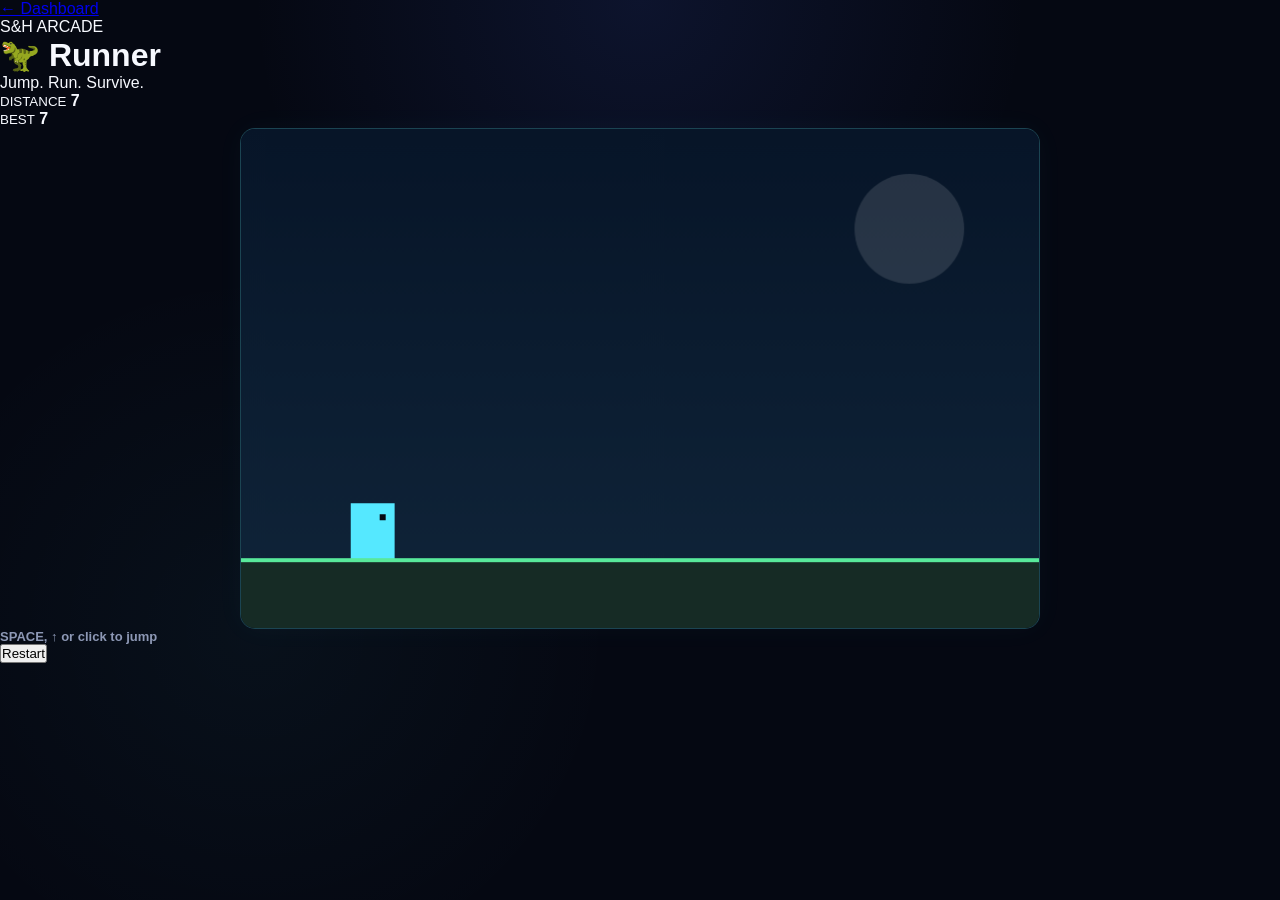
<file: games/runner.html>
<!doctype html>
<html lang="en">

<head>

    <meta charset="UTF-8">

    <meta
        name="viewport"
        content="width=device-width, initial-scale=1.0"
    >

    <title>
        Runner · S&H
    </title>

    <link
        rel="stylesheet"
        href="../css/game.css"
    >

</head>

<body>

<nav class="nav">

    <a href="../index.html">
        ← Dashboard
    </a>

    <div class="logo">
        S&H ARCADE
    </div>

</nav>

<main class="shell">

    <h1>🦖 Runner</h1>

    <p class="sub">
        Jump. Run. Survive.
    </p>

    <div class="bar">

        <div class="pill">
            <small>DISTANCE</small>
            <b id="score">0</b>
        </div>

        <div class="pill">
            <small>BEST</small>
            <b id="best">0</b>
        </div>

    </div>

    <canvas
        id="game"
        width="800"
        height="500">
    </canvas>

    <div
        id="help"
        class="help">
    </div>

    <button onclick="location.reload()">
        Restart
    </button>

</main>

<script>
    window.GAME = "runner";
</script>

<script src="../js/arcade.js"></script>

</body>
</html>
</file>
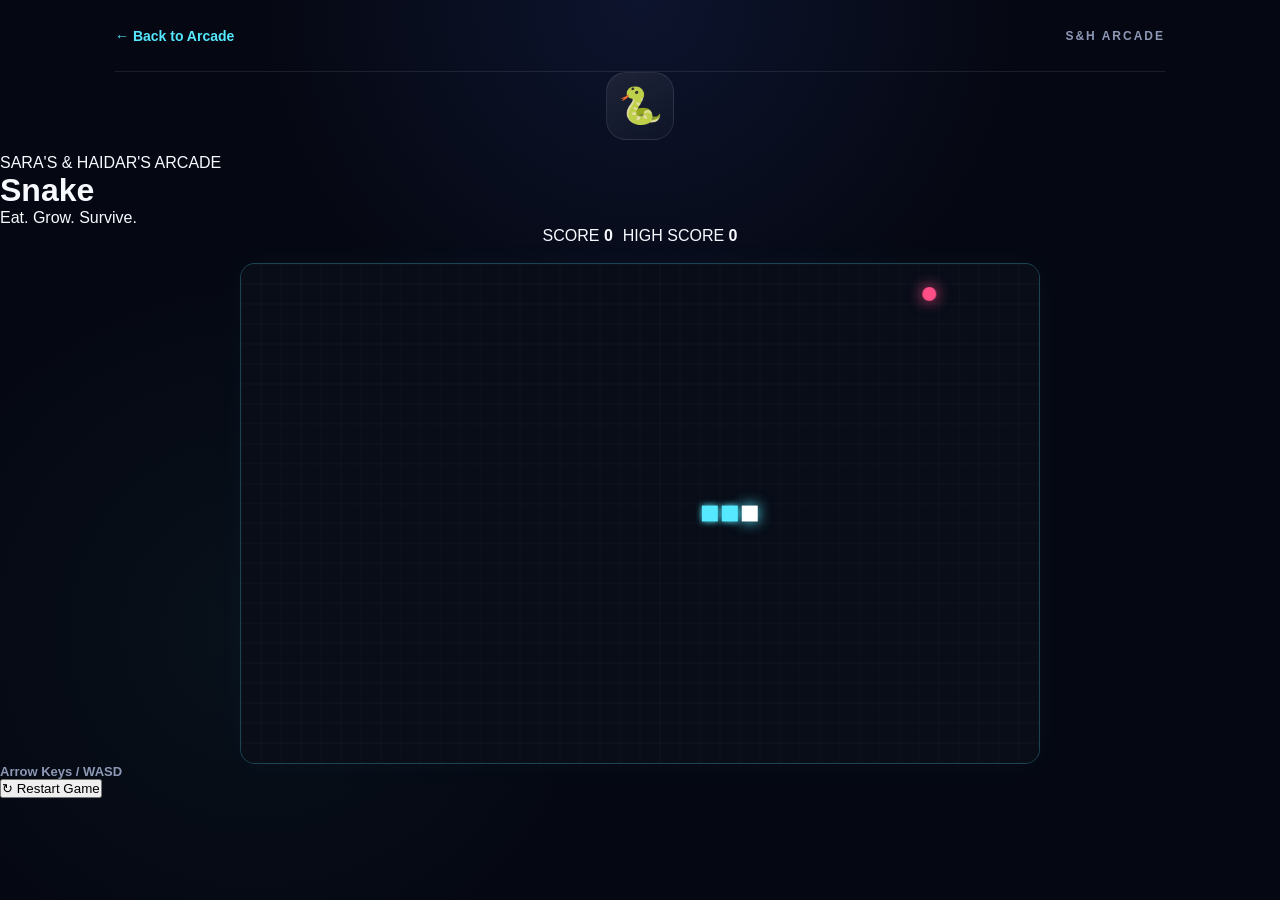
<file: games/snake.html>
<!DOCTYPE html>
<html lang="en">
<head>
    <meta charset="UTF-8">
    <meta name="viewport" content="width=device-width, initial-scale=1.0">

    <title>Snake | Sara's & Haidar's Arcade</title>

    <link rel="stylesheet" href="../css/game.css">
</head>

<body>

<nav class="game-nav">
    <a href="../index.html">← Back to Arcade</a>

    <div class="game-brand">
        S&H ARCADE
    </div>
</nav>

<main class="game-shell">

    <div class="game-heading">
        <div class="game-icon">🐍</div>

        <div>
            <p class="eyebrow">SARA'S & HAIDAR'S ARCADE</p>
            <h1>Snake</h1>
            <p class="subtitle">Eat. Grow. Survive.</p>
        </div>
    </div>

    <div class="game-stats">

        <div class="stat">
            <span>SCORE</span>
            <strong id="score">0</strong>
        </div>

        <div class="stat">
            <span>HIGH SCORE</span>
            <strong id="best">0</strong>
        </div>

    </div>

    <div class="canvas-wrapper">

        <canvas
            id="game"
            width="800"
            height="500">
        </canvas>

    </div>

    <div class="game-controls">

        <p id="help">
            Arrow Keys / WASD
        </p>

        <button
            class="restart-btn"
            onclick="location.reload()">
            ↻ Restart Game
        </button>

    </div>

</main>

<script src="../js/arcade.js"></script>

</body>
</html>
</file>
<file: css/main.css>
/* =========================================================
   SARA'S & HAIDAR'S DASHBOARD
   MAIN.CSS
   ========================================================= */


/* =========================================================
   DARK THEME — DEFAULT
   ========================================================= */

:root {
    --bg: #070910;
    --bg-secondary: #0c0f18;

    --card: rgba(18, 22, 34, 0.82);
    --card-hover: rgba(24, 29, 44, 0.97);

    --text: #f7f8fc;
    --muted: #818aa0;

    --border: rgba(255, 255, 255, 0.08);
    --border-hover: rgba(255, 255, 255, 0.22);

    --accent: #67e8f9;
    --accent-two: #8b5cf6;

    --shadow: rgba(0, 0, 0, 0.35);

    --input-bg: rgba(255, 255, 255, 0.035);
}


/* =========================================================
   LIGHT THEME
   ========================================================= */

html[data-theme="light"] {
    --bg: #f4f6fb;
    --bg-secondary: #ffffff;

    --card: rgba(255, 255, 255, 0.88);
    --card-hover: #ffffff;

    --text: #10131d;
    --muted: #687086;

    --border: rgba(20, 25, 40, 0.09);
    --border-hover: rgba(20, 25, 40, 0.22);

    --accent: #087fa2;
    --accent-two: #7148e7;

    --shadow: rgba(30, 40, 70, 0.14);

    --input-bg: rgba(255, 255, 255, 0.8);
}


/* =========================================================
   RESET
   ========================================================= */

* {
    margin: 0;
    padding: 0;
    box-sizing: border-box;
}

html {
    scroll-behavior: smooth;
}

body {
    min-height: 100vh;

    font-family:
        Inter,
        -apple-system,
        BlinkMacSystemFont,
        "Segoe UI",
        Roboto,
        Helvetica,
        Arial,
        sans-serif;

    color: var(--text);

    background:
        radial-gradient(
            circle at 15% 0%,
            rgba(93, 84, 255, 0.14),
            transparent 30%
        ),
        radial-gradient(
            circle at 90% 20%,
            rgba(0, 217, 255, 0.09),
            transparent 25%
        ),
        var(--bg);

    transition:
        background 0.3s ease,
        color 0.3s ease;

    overflow-x: hidden;
}


/* =========================================================
   BACKGROUND GRID
   ========================================================= */

.background-grid {
    position: fixed;
    inset: 0;

    pointer-events: none;

    background-image:
        linear-gradient(
            rgba(120, 130, 170, 0.045) 1px,
            transparent 1px
        ),
        linear-gradient(
            90deg,
            rgba(120, 130, 170, 0.045) 1px,
            transparent 1px
        );

    background-size: 45px 45px;

    -webkit-mask-image:
        linear-gradient(
            to bottom,
            black,
            transparent 85%
        );

    mask-image:
        linear-gradient(
            to bottom,
            black,
            transparent 85%
        );

    z-index: 0;
}


/* =========================================================
   BACKGROUND GLOWS
   ========================================================= */

.glow {
    position: fixed;

    width: 500px;
    height: 500px;

    border-radius: 50%;

    filter: blur(120px);

    opacity: 0.12;

    pointer-events: none;

    z-index: 0;
}

.glow-one {
    background: #715cff;

    top: -250px;
    left: -200px;
}

.glow-two {
    background: #00d9ff;

    top: 200px;
    right: -350px;
}


/* =========================================================
   PAGE WRAPPER
   ========================================================= */

.page {
    position: relative;

    z-index: 2;

    width: min(1500px, 94%);

    margin: 0 auto;
}


/* =========================================================
   NAVBAR
   ========================================================= */

.navbar {
    min-height: 82px;

    display: flex;
    align-items: center;
    justify-content: space-between;

    gap: 30px;

    border-bottom: 1px solid var(--border);
}


/* =========================================================
   LOGO
   ========================================================= */

.logo {
    display: flex;
    align-items: center;

    gap: 13px;

    color: var(--text);

    text-decoration: none;
}

.logo-icon {
    width: 46px;
    height: 46px;

    flex-shrink: 0;

    display: grid;
    place-items: center;

    border-radius: 13px;

    color: #071014;

    font-size: 13px;
    font-weight: 900;

    background:
        linear-gradient(
            135deg,
            #67e8f9,
            #a78bfa
        );

    box-shadow:
        0 8px 30px rgba(103, 232, 249, 0.17);
}

.logo strong {
    display: block;

    font-size: 15px;

    letter-spacing: -0.2px;
}

.logo span {
    display: block;

    margin-top: 4px;

    color: var(--muted);

    font-size: 8px;

    letter-spacing: 2.5px;
}


/* =========================================================
   NAVIGATION ACTIONS
   ========================================================= */

.nav-actions {
    display: flex;
    align-items: center;

    gap: 18px;

    color: var(--muted);

    font-size: 11px;
}


/* =========================================================
   ONLINE STATUS
   ========================================================= */

.online {
    display: flex;
    align-items: center;

    gap: 8px;

    letter-spacing: 1px;
}

.online i {
    width: 7px;
    height: 7px;

    display: block;

    border-radius: 50%;

    background: #45f68c;

    box-shadow:
        0 0 10px #45f68c,
        0 0 20px rgba(69, 246, 140, 0.4);
}


/* =========================================================
   CLOCK
   ========================================================= */

#clock {
    min-width: 42px;

    font-variant-numeric: tabular-nums;

    color: var(--muted);
}


/* =========================================================
   DARK / LIGHT MODE BUTTON
   ========================================================= */

.theme-toggle {
    width: 42px;
    height: 42px;

    display: grid;
    place-items: center;

    border: 1px solid var(--border);
    border-radius: 11px;

    color: var(--text);

    background: var(--card);

    cursor: pointer;

    font-size: 16px;

    transition:
        transform 0.2s ease,
        border-color 0.2s ease,
        background 0.2s ease;
}

.theme-toggle:hover {
    transform: translateY(-2px);

    border-color: var(--border-hover);

    background: var(--card-hover);
}

.theme-toggle:active {
    transform: translateY(0);
}


/* =========================================================
   HERO
   ========================================================= */

.hero {
    padding: 58px 0 44px;

    display: flex;
    justify-content: space-between;
    align-items: flex-end;

    gap: 40px;
}

.hero-copy {
    max-width: 850px;
}

.eyebrow {
    color: var(--accent);

    font-size: 10px;
    font-weight: 800;

    letter-spacing: 3px;

    margin-bottom: 18px;
}


/* =========================================================
   HERO TITLE
   ========================================================= */

.hero h1 {
    max-width: 900px;

    font-size: clamp(44px, 5.8vw, 86px);

    line-height: 0.95;

    letter-spacing: -4px;

    font-weight: 800;
}

.hero h1 span {
    display: block;

    color: transparent;

    -webkit-text-stroke:
        1px var(--muted);

    opacity: 0.72;
}


/* =========================================================
   HERO DESCRIPTION
   ========================================================= */

.hero p {
    max-width: 600px;

    margin-top: 22px;

    color: var(--muted);

    line-height: 1.7;

    font-size: 15px;
}


/* =========================================================
   HERO STATS
   ========================================================= */

.hero-stats {
    display: flex;

    gap: 12px;

    flex-shrink: 0;
}

.stat {
    width: 105px;

    padding: 17px;

    border: 1px solid var(--border);
    border-radius: 13px;

    background: var(--card);

    -webkit-backdrop-filter: blur(20px);
    backdrop-filter: blur(20px);

    transition:
        transform 0.2s ease,
        border-color 0.2s ease;
}

.stat:hover {
    transform: translateY(-3px);

    border-color: var(--border-hover);
}

.stat strong {
    display: block;

    font-size: 25px;

    font-weight: 800;
}

.stat span {
    display: block;

    margin-top: 5px;

    color: var(--muted);

    font-size: 8px;

    letter-spacing: 2px;
}


/* =========================================================
   TOOLBAR
   ========================================================= */

.toolbar {
    display: flex;
    align-items: center;
    justify-content: space-between;

    gap: 20px;

    padding: 22px 0;

    border-top: 1px solid var(--border);
}


/* =========================================================
   SEARCH
   ========================================================= */

.search {
    width: 300px;

    display: flex;
    align-items: center;

    gap: 10px;

    padding: 11px 14px;

    border: 1px solid var(--border);
    border-radius: 10px;

    background: var(--card);

    transition:
        border-color 0.2s ease,
        box-shadow 0.2s ease;
}

.search:focus-within {
    border-color: rgba(103, 232, 249, 0.45);

    box-shadow:
        0 0 0 3px rgba(103, 232, 249, 0.07);
}

.search span {
    color: var(--muted);

    font-size: 17px;
}

.search input {
    width: 100%;

    border: none;
    outline: none;

    background: transparent;

    color: var(--text);

    font-family: inherit;
    font-size: 12px;
}

.search input::placeholder {
    color: var(--muted);
}


/* =========================================================
   FILTER BUTTONS
   ========================================================= */

.filters {
    display: flex;

    gap: 7px;
}

.filter {
    padding: 9px 14px;

    border: 1px solid var(--border);
    border-radius: 8px;

    color: var(--muted);

    background: var(--card);

    font-family: inherit;
    font-size: 11px;

    cursor: pointer;

    transition:
        color 0.2s ease,
        background 0.2s ease,
        border-color 0.2s ease,
        transform 0.2s ease;
}

.filter:hover {
    color: var(--text);

    border-color: var(--border-hover);

    transform: translateY(-1px);
}

.filter.active {
    color: #071014;

    border-color: transparent;

    background:
        linear-gradient(
            135deg,
            #67e8f9,
            #a78bfa
        );

    font-weight: 700;

    box-shadow:
        0 6px 20px rgba(103, 232, 249, 0.12);
}


/* =========================================================
   GAME GRID

   Desktop = 5 games across
   15 games = 3 rows
   ========================================================= */

.game-grid {
    display: grid;

    grid-template-columns:
        repeat(5, minmax(0, 1fr));

    gap: 14px;

    padding-bottom: 45px;
}


/* =========================================================
   GAME CARDS
   ========================================================= */

.game-card {
    position: relative;

    min-width: 0;
    min-height: 270px;

    display: flex;
    flex-direction: column;

    padding: 16px;

    overflow: hidden;

    color: var(--text);

    text-decoration: none;

    background: var(--card);

    -webkit-backdrop-filter: blur(18px);
    backdrop-filter: blur(18px);

    border: 1px solid var(--border);
    border-radius: 16px;

    box-shadow:
        0 10px 35px transparent;

    transition:
        transform 0.25s ease,
        border-color 0.25s ease,
        box-shadow 0.25s ease,
        background 0.25s ease;
}

.game-card:hover {
    transform: translateY(-6px);

    background: var(--card-hover);

    border-color: var(--border-hover);

    box-shadow:
        0 20px 45px var(--shadow);
}


/* =========================================================
   TOP NEON LINE ON HOVER
   ========================================================= */

.game-card::before {
    content: "";

    position: absolute;

    top: 0;
    left: 20%;

    width: 60%;
    height: 1px;

    opacity: 0;

    background:
        linear-gradient(
            90deg,
            transparent,
            var(--accent),
            transparent
        );

    transition: opacity 0.25s ease;
}

.game-card:hover::before {
    opacity: 1;
}


/* =========================================================
   SUBTLE CARD GLOW
   ========================================================= */

.game-card::after {
    content: "";

    position: absolute;

    width: 150px;
    height: 150px;

    top: -90px;
    right: -90px;

    border-radius: 50%;

    background: var(--accent);

    filter: blur(80px);

    opacity: 0;

    pointer-events: none;

    transition: opacity 0.3s ease;
}

.game-card:hover::after {
    opacity: 0.08;
}


/* =========================================================
   GAME CARD TOP
   ========================================================= */

.game-top {
    position: relative;

    z-index: 2;

    display: flex;
    align-items: center;
    justify-content: space-between;
}

.number {
    color: var(--muted);

    font-size: 9px;

    letter-spacing: 2px;
}

.tag {
    color: var(--accent);

    font-size: 8px;
    font-weight: 800;

    letter-spacing: 1.5px;
}


/* =========================================================
   GAME ICON AREA
   ========================================================= */

.game-icon {
    position: relative;

    z-index: 2;

    height: 112px;

    display: grid;
    place-items: center;

    margin: 13px 0 16px;

    border-radius: 12px;

    font-size: 48px;

    overflow: hidden;

    transition:
        transform 0.25s ease,
        filter 0.25s ease;
}

.game-card:hover .game-icon {
    transform: scale(1.035);

    filter: brightness(1.1);
}

.text-icon {
    font-size: 26px;

    font-weight: 900;

    letter-spacing: -2px;
}


/* =========================================================
   ICON COLOURS
   ========================================================= */

.green {
    background:
        radial-gradient(
            circle,
            rgba(59, 255, 145, 0.22),
            rgba(59, 255, 145, 0.025)
        );
}

.yellow {
    background:
        radial-gradient(
            circle,
            rgba(255, 214, 61, 0.22),
            rgba(255, 214, 61, 0.025)
        );
}

.red {
    background:
        radial-gradient(
            circle,
            rgba(255, 76, 97, 0.22),
            rgba(255, 76, 97, 0.025)
        );
}

.purple {
    background:
        radial-gradient(
            circle,
            rgba(157, 101, 255, 0.24),
            rgba(157, 101, 255, 0.025)
        );
}

.cyan {
    background:
        radial-gradient(
            circle,
            rgba(58, 216, 255, 0.22),
            rgba(58, 216, 255, 0.025)
        );
}

.orange,
.amber {
    background:
        radial-gradient(
            circle,
            rgba(255, 151, 54, 0.22),
            rgba(255, 151, 54, 0.025)
        );
}

.pink {
    background:
        radial-gradient(
            circle,
            rgba(255, 69, 168, 0.22),
            rgba(255, 69, 168, 0.025)
        );
}


/* =========================================================
   GAME INFORMATION
   ========================================================= */

.game-info {
    position: relative;

    z-index: 2;
}

.game-info h2 {
    margin-bottom: 5px;

    color: var(--text);

    font-size: 18px;
    font-weight: 750;

    letter-spacing: -0.5px;
}

.game-info p {
    color: var(--muted);

    font-size: 11px;

    line-height: 1.5;
}


/* =========================================================
   PLAY LINK
   ========================================================= */

.play {
    position: relative;

    z-index: 2;

    margin-top: auto;

    padding-top: 15px;

    color: var(--muted);

    font-size: 9px;
    font-weight: 800;

    letter-spacing: 2px;

    transition:
        color 0.2s ease;
}

.play span {
    display: inline-block;

    margin-left: 4px;

    color: var(--accent);

    transition:
        transform 0.2s ease,
        margin-left 0.2s ease;
}

.game-card:hover .play {
    color: var(--text);
}

.game-card:hover .play span {
    margin-left: 10px;
}


/* =========================================================
   SEARCH / FILTER HIDDEN CARDS
   ========================================================= */

.game-card.hidden {
    display: none;
}


/* =========================================================
   FOOTER
   ========================================================= */

footer {
    min-height: 100px;

    display: flex;
    align-items: center;

    gap: 14px;

    border-top: 1px solid var(--border);

    color: var(--muted);

    font-size: 8px;

    letter-spacing: 2px;
}

.footer-logo {
    width: 34px;
    height: 34px;

    display: grid;
    place-items: center;

    flex-shrink: 0;

    border: 1px solid var(--border);
    border-radius: 8px;

    color: var(--text);

    font-weight: 800;
}

footer span {
    margin-left: auto;
}


/* =========================================================
   SCROLLBAR
   ========================================================= */

::-webkit-scrollbar {
    width: 9px;
}

::-webkit-scrollbar-track {
    background: var(--bg);
}

::-webkit-scrollbar-thumb {
    background: rgba(125, 135, 165, 0.35);

    border-radius: 10px;

    border: 2px solid var(--bg);
}

::-webkit-scrollbar-thumb:hover {
    background: rgba(125, 135, 165, 0.55);
}


/* =========================================================
   TEXT SELECTION
   ========================================================= */

::selection {
    color: #071014;

    background: #67e8f9;
}


/* =========================================================
   4 COLUMNS
   ========================================================= */

@media (max-width: 1250px) {

    .game-grid {
        grid-template-columns:
            repeat(4, minmax(0, 1fr));
    }
}


/* =========================================================
   3 COLUMNS
   ========================================================= */

@media (max-width: 950px) {

    .game-grid {
        grid-template-columns:
            repeat(3, minmax(0, 1fr));
    }

    .hero {
        align-items: flex-start;
        flex-direction: column;
    }

    .hero-stats {
        width: 100%;
    }

    .stat {
        flex: 1;

        width: auto;
    }
}


/* =========================================================
   TABLET — 2 COLUMNS
   ========================================================= */

@media (max-width: 700px) {

    .page {
        width: 92%;
    }

    .navbar {
        min-height: 72px;
    }

    .game-grid {
        grid-template-columns:
            repeat(2, minmax(0, 1fr));
    }

    .toolbar {
        flex-direction: column;

        align-items: stretch;
    }

    .search {
        width: 100%;
    }

    .filters {
        overflow-x: auto;

        padding-bottom: 4px;
    }

    .filter {
        white-space: nowrap;
    }

    .hero {
        padding-top: 45px;
    }

    .hero h1 {
        letter-spacing: -2.5px;
    }

    .online {
        display: none;
    }

    .hero-stats {
        width: 100%;
    }

    .stat {
        flex: 1;
    }

    .game-card {
        min-height: 255px;
    }

    .game-icon {
        height: 100px;
    }
}


/* =========================================================
   MOBILE
   ========================================================= */

@media (max-width: 450px) {

    .game-grid {
        grid-template-columns: 1fr;
    }

    #clock {
        display: none;
    }

    .hero h1 {
        font-size: 44px;

        letter-spacing: -2px;
    }

    .hero-stats {
        gap: 7px;
    }

    .stat {
        padding: 13px;
    }

    .stat strong {
        font-size: 21px;
    }

    .game-card {
        min-height: 240px;
    }

    .game-icon {
        height: 95px;
    }

    footer span {
        display: none;
    }
}


/* =========================================================
   REDUCED MOTION ACCESSIBILITY
   ========================================================= */

@media (prefers-reduced-motion: reduce) {

    *,
    *::before,
    *::after {
        scroll-behavior: auto !important;

        transition-duration: 0.01ms !important;

        animation-duration: 0.01ms !important;

        animation-iteration-count: 1 !important;
    }
}
</file>
<file: css/game.css>
/* =========================================================
   SARA'S & HAIDAR'S ARCADE — UNIVERSAL GAME LAYOUT
   ========================================================= */

* {
    margin: 0;
    padding: 0;
    box-sizing: border-box;
}

:root {
    --bg: #050812;
    --panel: #0a101d;
    --panel2: #0d1525;
    --text: #f7f9ff;
    --muted: #8d98b5;
    --cyan: #55e8ff;
    --purple: #a879ff;
    --pink: #ff4f87;
    --border: rgba(255, 255, 255, 0.09);
}

html,
body {
    min-height: 100%;
}

body {
    min-height: 100vh;
    color: var(--text);

    font-family:
        Inter,
        -apple-system,
        BlinkMacSystemFont,
        "Segoe UI",
        Arial,
        sans-serif;

    background:
        radial-gradient(
            circle at 50% 0%,
            rgba(61, 91, 210, 0.14),
            transparent 35%
        ),
        radial-gradient(
            circle at 20% 70%,
            rgba(85, 232, 255, 0.04),
            transparent 30%
        ),
        #050812;
}

/* =========================
   NAV
   ========================= */

.game-nav {
    width: min(1050px, calc(100% - 40px));
    height: 72px;
    margin: auto;

    display: flex;
    align-items: center;
    justify-content: space-between;

    border-bottom: 1px solid var(--border);
}

.game-nav a {
    color: var(--cyan);
    text-decoration: none;
    font-size: 14px;
    font-weight: 700;
}

.game-nav a:hover {
    opacity: 0.75;
}

.game-brand {
    color: var(--muted);
    font-size: 12px;
    font-weight: 800;
    letter-spacing: 2px;
}

/* =========================
   MAIN WRAPPER
   ========================= */

.game-page {
    width: min(900px, calc(100% - 30px));
    margin: auto;

    padding: 42px 0 70px;

    display: flex;
    flex-direction: column;
    align-items: center;

    text-align: center;
}

/* =========================
   GAME HEADER
   ========================= */

.game-header {
    margin-bottom: 22px;
}

.game-icon {
    width: 68px;
    height: 68px;

    margin: 0 auto 14px;

    display: grid;
    place-items: center;

    font-size: 36px;

    border: 1px solid var(--border);
    border-radius: 20px;

    background:
        linear-gradient(
            145deg,
            rgba(255,255,255,.08),
            rgba(255,255,255,.02)
        );
}

.game-label {
    margin-bottom: 6px;

    color: var(--cyan);

    font-size: 10px;
    font-weight: 900;
    letter-spacing: 2px;
}

.game-header h1 {
    margin: 0;

    font-size: clamp(34px, 5vw, 48px);
    line-height: 1;

    font-weight: 900;
    letter-spacing: -1.5px;
}

.game-description {
    margin-top: 10px;

    color: var(--muted);

    font-size: 14px;
}

/* =========================
   SCORES
   ========================= */

.game-stats {
    margin-bottom: 18px;

    display: flex;
    justify-content: center;
    gap: 10px;
}

.game-stat {
    min-width: 130px;

    padding: 11px 18px;

    border: 1px solid var(--border);
    border-radius: 14px;

    background: rgba(255,255,255,.03);
}

.game-stat span {
    display: block;

    margin-bottom: 3px;

    color: var(--muted);

    font-size: 9px;
    font-weight: 800;
    letter-spacing: 1.5px;
}

.game-stat strong {
    font-size: 22px;
}

/* =========================
   GAME STAGE
   ========================= */

.game-stage {
    width: 100%;

    display: flex;
    align-items: center;
    justify-content: center;

    padding: 16px;

    border: 1px solid var(--border);
    border-radius: 24px;

    background:
        rgba(255,255,255,.018);

    box-shadow:
        0 30px 80px rgba(0,0,0,.35);
}

/* =========================
   CANVAS
   ========================= */

canvas {
    display: block;

    max-width: 100%;
    height: auto;

    margin: auto;

    border: 1px solid rgba(85,232,255,.25);
    border-radius: 15px;

    background: #080d18;

    box-shadow:
        0 0 30px rgba(85,232,255,.035);
}

/* Wide games */

canvas[width="800"] {
    width: 100%;
    max-width: 800px;
}

/* Tetris */

body[data-game="tetris"] .game-stage {
    width: auto;
    min-width: 290px;
}

body[data-game="tetris"] canvas {
    width: 240px;
    max-width: 240px;
}

/* =========================
   DOM-BASED GAMES
   ========================= */

#domgame {
    width: 100%;

    display: flex;
    align-items: center;
    justify-content: center;
}

/* 2048 */

.board2048 {
    width: min(430px, 90vw);
    aspect-ratio: 1;

    padding: 10px;

    display: grid;
    grid-template-columns: repeat(4, 1fr);
    gap: 9px;

    border-radius: 18px;

    background: rgba(255,255,255,.055);
}

.tile {
    display: grid;
    place-items: center;

    border-radius: 11px;

    background: rgba(255,255,255,.06);

    font-size: clamp(20px, 5vw, 34px);
    font-weight: 900;
}

/* Minesweeper */

.minegrid {
    width: min(500px, 90vw);

    padding: 9px;

    display: grid;
    grid-template-columns: repeat(10, 1fr);
    gap: 4px;

    border-radius: 17px;

    background: rgba(255,255,255,.04);
}

.minegrid .cell {
    aspect-ratio: 1;

    padding: 0;

    border: 1px solid rgba(255,255,255,.08);
    border-radius: 5px;

    color: white;
    background: #111a2b;

    box-shadow: none;

    font-size: 16px;
}

/* Reaction */

.reaction {
    width: min(700px, 100%);
    min-height: 330px;

    padding: 30px;

    display: grid;
    place-items: center;

    border-radius: 20px;

    color: white;
    background: #111827;

    font-size: clamp(22px, 5vw, 38px);
    font-weight: 900;

    cursor: pointer;
}

.reaction.go {
    background: #159447;
}

.reaction.bad {
    background: #a72845;
}

/* =========================
   CONTROLS
   ========================= */

.game-footer {
    margin-top: 20px;

    display: flex;
    flex-direction: column;
    align-items: center;
    gap: 13px;
}

#help {
    color: var(--muted);

    font-size: 13px;
    font-weight: 600;
}

.restart-button {
    padding: 12px 22px;

    border: 0;
    border-radius: 11px;

    color: #041016;

    background:
        linear-gradient(
            135deg,
            #55e8ff,
            #7adfff
        );

    font-family: inherit;
    font-size: 13px;
    font-weight: 900;

    cursor: pointer;

    transition:
        transform .2s ease,
        box-shadow .2s ease;
}

.restart-button:hover {
    transform: translateY(-2px);

    box-shadow:
        0 10px 30px rgba(85,232,255,.2);
}

/* =========================
   MOBILE
   ========================= */

@media (max-width: 700px) {

    .game-nav {
        width: calc(100% - 24px);
        height: 62px;
    }

    .game-page {
        width: calc(100% - 16px);
        padding-top: 28px;
    }

    .game-icon {
        width: 58px;
        height: 58px;

        font-size: 30px;
    }

    .game-header h1 {
        font-size: 32px;
    }

    .game-stats {
        width: 100%;
    }

    .game-stat {
        flex: 1;
        min-width: 0;
    }

    .game-stage {
        padding: 7px;
        border-radius: 17px;
    }

    body[data-game="tetris"] .game-stage {
        min-width: 0;
    }
}
</file>
